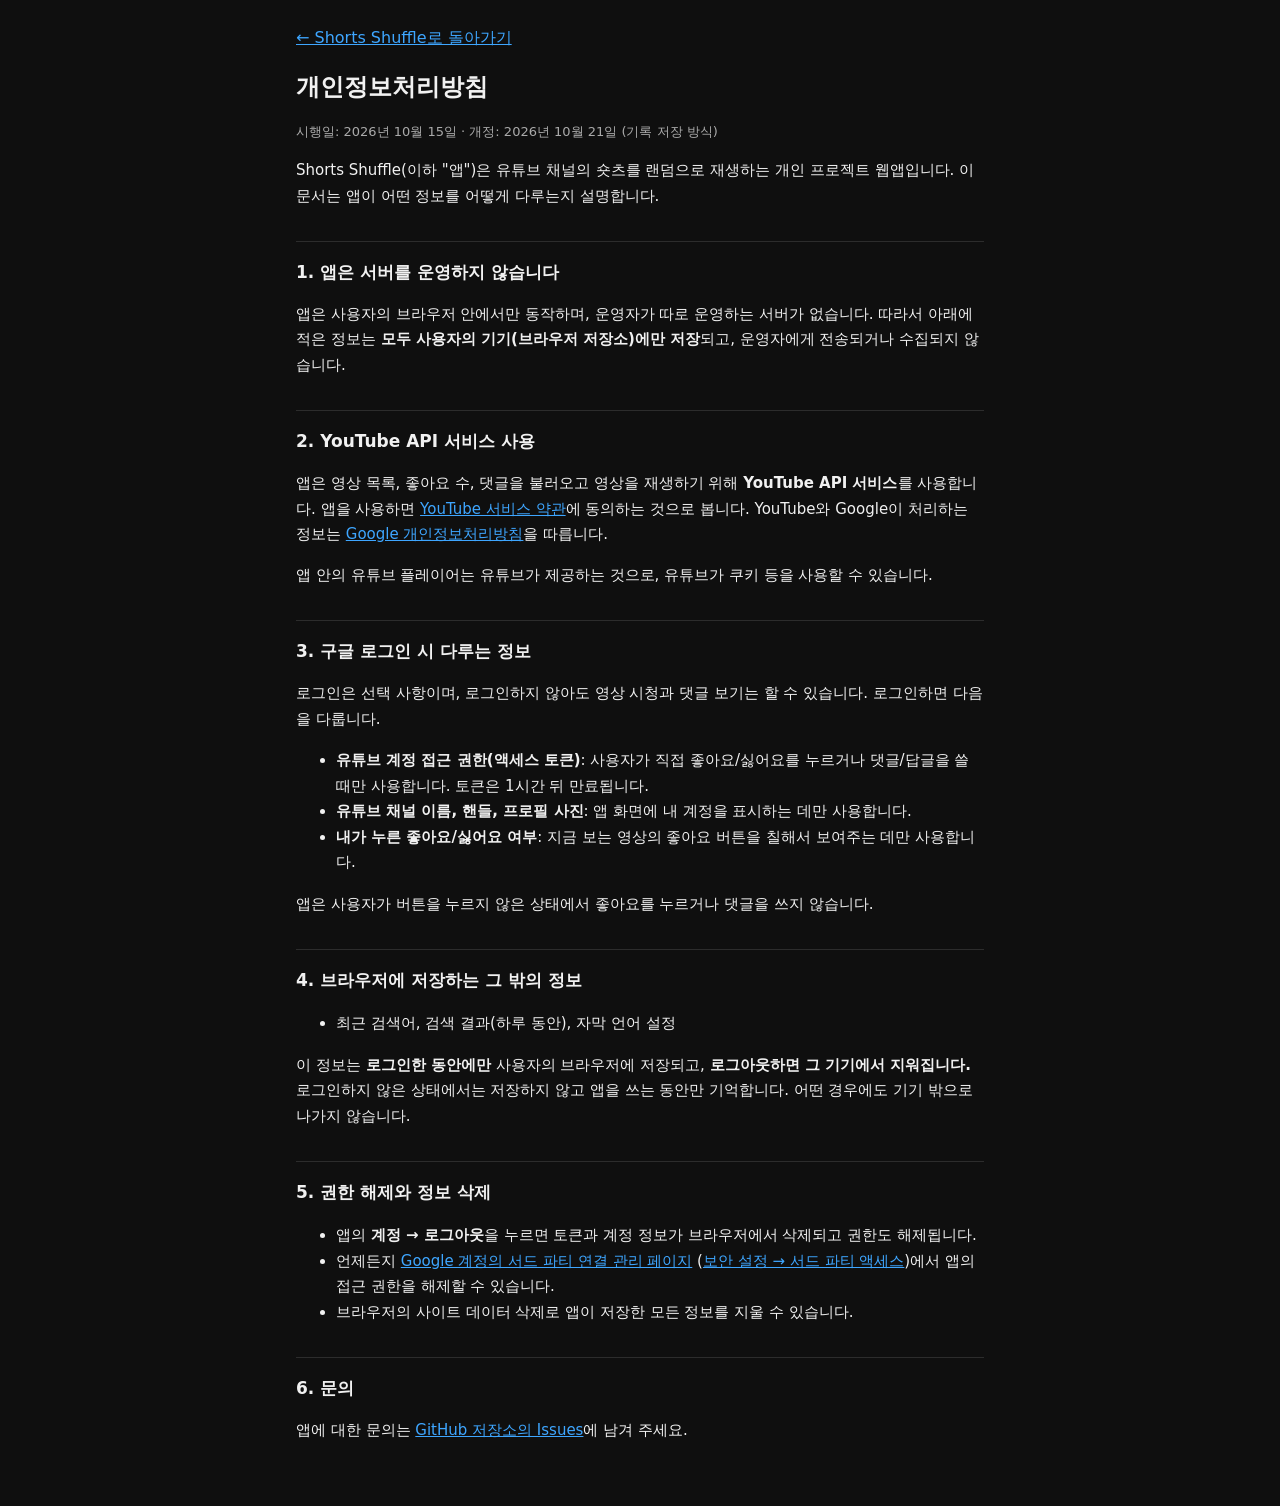
<file: privacy.html>
<!doctype html>
<html lang="ko">
<head>
  <meta charset="utf-8">
  <meta name="viewport" content="width=device-width, initial-scale=1, viewport-fit=cover">
  <meta name="theme-color" content="#000000">
  <title>개인정보처리방침 - Shorts Shuffle</title>
  <link rel="icon" type="image/png" sizes="32x32" href="icons/favicon-32.png">
  <style>
    :root {
      --bg: #0f0f0f;
      --fg: #f1f1f1;
      --muted: #aaaaaa;
      --line: rgba(255, 255, 255, 0.12);
      --link: #3ea6ff;
    }

    * {
      box-sizing: border-box;
    }

    body {
      margin: 0;
      background: var(--bg);
      color: var(--fg);
      font-family: system-ui, -apple-system, "Apple SD Gothic Neo", "Noto Sans KR", sans-serif;
      line-height: 1.7;
    }

    main {
      max-width: 720px;
      margin: 0 auto;
      padding: calc(env(safe-area-inset-top) + 24px) 16px calc(env(safe-area-inset-bottom) + 48px);
    }

    h1 {
      margin: 16px 0 4px;
      font-size: 24px;
    }

    h2 {
      margin: 32px 0 8px;
      padding-top: 16px;
      border-top: 1px solid var(--line);
      font-size: 17px;
    }

    p,
    li {
      font-size: 15px;
    }

    .muted {
      color: var(--muted);
      font-size: 13px;
    }

    a {
      color: var(--link);
      overflow-wrap: anywhere;
    }
  </style>
</head>
<body>
  <main>
    <a href="./">← Shorts Shuffle로 돌아가기</a>
    <h1>개인정보처리방침</h1>
    <p class="muted">시행일: 2026년 10월 15일 · 개정: 2026년 10월 21일 (기록 저장 방식)</p>

    <p>
      Shorts Shuffle(이하 "앱")은 유튜브 채널의 숏츠를 랜덤으로 재생하는 개인 프로젝트 웹앱입니다.
      이 문서는 앱이 어떤 정보를 어떻게 다루는지 설명합니다.
    </p>

    <h2>1. 앱은 서버를 운영하지 않습니다</h2>
    <p>
      앱은 사용자의 브라우저 안에서만 동작하며, 운영자가 따로 운영하는 서버가 없습니다.
      따라서 아래에 적은 정보는 <strong>모두 사용자의 기기(브라우저 저장소)에만 저장</strong>되고, 운영자에게 전송되거나 수집되지 않습니다.
    </p>

    <h2>2. YouTube API 서비스 사용</h2>
    <p>
      앱은 영상 목록, 좋아요 수, 댓글을 불러오고 영상을 재생하기 위해 <strong>YouTube API 서비스</strong>를 사용합니다.
      앱을 사용하면 <a href="https://www.youtube.com/t/terms" target="_blank" rel="noopener">YouTube 서비스 약관</a>에 동의하는 것으로 봅니다.
      YouTube와 Google이 처리하는 정보는 <a href="https://policies.google.com/privacy" target="_blank" rel="noopener">Google 개인정보처리방침</a>을 따릅니다.
    </p>
    <p>
      앱 안의 유튜브 플레이어는 유튜브가 제공하는 것으로, 유튜브가 쿠키 등을 사용할 수 있습니다.
    </p>

    <h2>3. 구글 로그인 시 다루는 정보</h2>
    <p>로그인은 선택 사항이며, 로그인하지 않아도 영상 시청과 댓글 보기는 할 수 있습니다. 로그인하면 다음을 다룹니다.</p>
    <ul>
      <li><strong>유튜브 계정 접근 권한(액세스 토큰)</strong>: 사용자가 직접 좋아요/싫어요를 누르거나 댓글/답글을 쓸 때만 사용합니다. 토큰은 1시간 뒤 만료됩니다.</li>
      <li><strong>유튜브 채널 이름, 핸들, 프로필 사진</strong>: 앱 화면에 내 계정을 표시하는 데만 사용합니다.</li>
      <li><strong>내가 누른 좋아요/싫어요 여부</strong>: 지금 보는 영상의 좋아요 버튼을 칠해서 보여주는 데만 사용합니다.</li>
    </ul>
    <p>앱은 사용자가 버튼을 누르지 않은 상태에서 좋아요를 누르거나 댓글을 쓰지 않습니다.</p>

    <h2>4. 브라우저에 저장하는 그 밖의 정보</h2>
    <ul>
      <li>최근 검색어, 검색 결과(하루 동안), 자막 언어 설정</li>
    </ul>
    <p>
      이 정보는 <strong>로그인한 동안에만</strong> 사용자의 브라우저에 저장되고, <strong>로그아웃하면 그 기기에서 지워집니다.</strong>
      로그인하지 않은 상태에서는 저장하지 않고 앱을 쓰는 동안만 기억합니다. 어떤 경우에도 기기 밖으로 나가지 않습니다.
    </p>

    <h2>5. 권한 해제와 정보 삭제</h2>
    <ul>
      <li>앱의 <strong>계정 → 로그아웃</strong>을 누르면 토큰과 계정 정보가 브라우저에서 삭제되고 권한도 해제됩니다.</li>
      <li>
        언제든지 <a href="https://myaccount.google.com/connections" target="_blank" rel="noopener">Google 계정의 서드 파티 연결 관리 페이지</a>
        (<a href="https://security.google.com/settings/security/permissions" target="_blank" rel="noopener">보안 설정 → 서드 파티 액세스</a>)에서 앱의 접근 권한을 해제할 수 있습니다.
      </li>
      <li>브라우저의 사이트 데이터 삭제로 앱이 저장한 모든 정보를 지울 수 있습니다.</li>
    </ul>

    <h2>6. 문의</h2>
    <p>
      앱에 대한 문의는 <a href="https://github.com/cm0474-jpg/youtube-shorts-shuffle/issues" target="_blank" rel="noopener">GitHub 저장소의 Issues</a>에 남겨 주세요.
    </p>
  </main>
</body>
</html>
</file>
